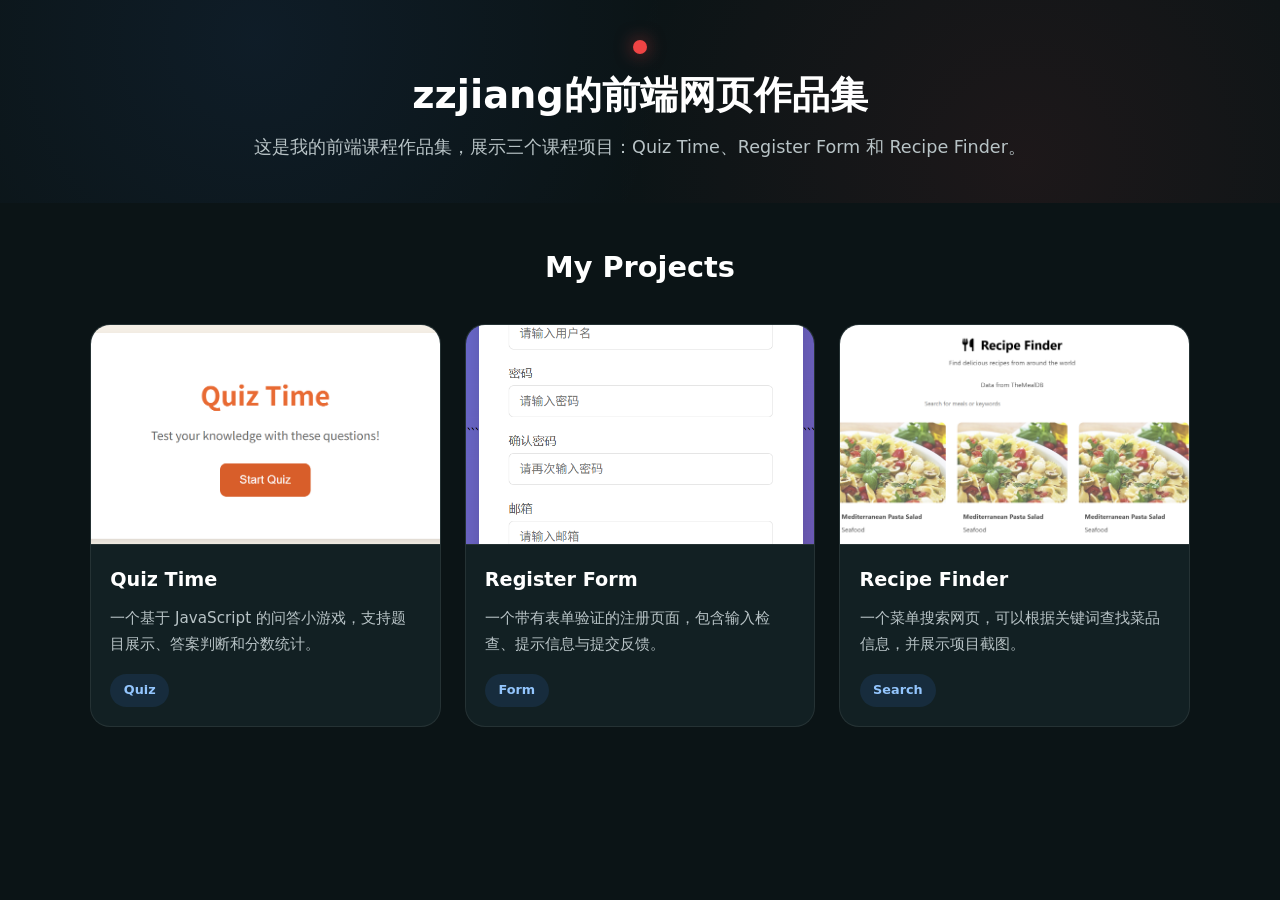
<file: index.html>
<!DOCTYPE html>
<html lang="zh-CN">
<head>
    <meta charset="UTF-8" />
    <meta name="viewport" content="width=device-width, initial-scale=1.0" />
    <title>zzjiang的前端网页作品集</title>
    <link rel="stylesheet" href="style.css" />
    <link
        rel="stylesheet"
        href="https://cdnjs.cloudflare.com/ajax/libs/font-awesome/6.7.2/css/all.min.css"
        integrity="sha512-Evv84Mr4kqVGRNSgIGL/F/aIDqQb7xQ2vcrdIwxfjThSH8CSR7PBEakCr51Ck+w+/U6swU2Im1vVX0SVk9ABhg=="
        crossorigin="anonymous"
        referrerpolicy="no-referrer"
    />
</head>
<body>
    <!-- 顶部Hero区 -->
    <section class="hero">
        <div class="hero-inner">
            <span class="hero-dot"></span>
            <h1>zzjiang的前端网页作品集</h1>
            <p class="hero-sub">
                这是我的前端课程作品集，展示三个课程项目：Quiz Time、Register Form 和 Recipe Finder。
            </p>
            <p class="hero-note"></p>
        </div>
    </section>

    <!-- 项目展示区，保留，删掉整个how‑it‑works部分 -->
    <section id="projects" class="projects">
        <div class="projects-inner">
            <h2>My Projects</h2>

            <div id="meals" class="projects-grid">
                <div class="project-card" data-url="https://quiz-game-suimu312.vercel.app/">
                    <img src="img/quiztime.png" alt="Quiz Time" />
                    <div class="project-info">
                        <h3>Quiz Time</h3>
                        <p>一个基于 JavaScript 的问答小游戏，支持题目展示、答案判断和分数统计。</p>
                        <span class="project-tag">Quiz</span>
                    </div>
                </div>

                <div class="project-card" data-url="https://register-web-rho.vercel.app/">
                    <img src="img/register.png" alt="Register Form" />
                    <div class="project-info">
                        <h3>Register Form</h3>
                        <p>一个带有表单验证的注册页面，包含输入检查、提示信息与提交反馈。</p>
                        <span class="project-tag">Form</span>
                    </div>
                </div>

                <div class="project-card" data-url="https://menu-searcher-green.vercel.app/">
                    <img src="img/recipe.png" alt="Recipe Finder" />
                    <div class="project-info">
                        <h3>Recipe Finder</h3>
                        <p>一个菜单搜索网页，可以根据关键词查找菜品信息，并展示项目截图。</p>
                        <span class="project-tag">Search</span>
                    </div>
                </div>
            </div>
        </div>
    </section>

    <script src="script.js"></script>
</body>
</html>
</file>
<file: style.css>
/* ========== 基础设置 ========== */
* {
    margin: 0;
    padding: 0;
    box-sizing: border-box;
    font-family: 'Segoe UI', system-ui, -apple-system, sans-serif;
}

:root {
    --bg-dark: #0b1416;
    --bg-card: #122023;
    --bg-card-hover: #162a2d;
    --text-white: #ffffff;
    --text-muted: #b8c3c6;
    --red-dot: #ef4444;
    --blue-dot: #3b82f6;
    --btn-red: #ef4444;
    --btn-red-hover: #dc2626;
    --btn-blue: #3b82f6;
    --btn-blue-hover: #2563eb;
    --border-color: rgba(255, 255, 255, 0.08);
}

html {
    scroll-behavior: smooth;
}

body {
    background-color: var(--bg-dark);
    color: var(--text-white);
    line-height: 1.7;
}

a {
    text-decoration: none;
    color: inherit;
}

/* ========== 顶部 Hero 区，间距调小 ========== */
.hero {
    min-height: auto;
    padding: 2.5rem 1.5rem;
    background:
        radial-gradient(circle at 20% 20%, rgba(59, 130, 246, 0.08), transparent 40%),
        radial-gradient(circle at 80% 80%, rgba(239, 68, 68, 0.08), transparent 40%),
        var(--bg-dark);
}

.hero-inner {
    max-width: 820px;
    width: 100%;
    margin:0 auto;
    text-align:center;
}

.hero-dot {
    display: block;
    width: 14px;
    height: 14px;
    background-color: var(--red-dot);
    border-radius: 50%;
    margin: 0 auto 1rem;
    box-shadow: 0 0 18px rgba(239, 68, 68, 0.6);
}

.hero h1 {
    font-size: clamp(1.8rem, 4vw, 2.4rem);
    font-weight: 700;
    line-height: 1.3;
    margin-bottom: 0.8rem;
    color: var(--text-white);
}

.hero-sub {
    font-size: 1.1rem;
    color: var(--text-muted);
    margin-bottom:0;
}

.hero-note {
    display:none;
}

/* ========== 项目展示区，间距缩小 ========== */
.projects {
    padding: 2.5rem 1.5rem;
}

.projects-inner {
    max-width: 1100px;
    margin: 0 auto;
}

.projects h2 {
    text-align: center;
    font-size: 1.8rem;
    margin-bottom: 2rem;
    color: var(--text-white);
}

.projects-grid {
    display: grid;
    grid-template-columns: repeat(auto-fit, minmax(280px, 1fr));
    gap: 1.5rem;
}

.project-card {
    background-color: var(--bg-card);
    border: 1px solid var(--border-color);
    border-radius: 20px;
    overflow: hidden;
    cursor: pointer;
    transition: all 0.3s ease;
    display: flex;
    flex-direction: column;
}

.project-card:hover {
    background-color: var(--bg-card-hover);
    transform: translateY(-8px);
    border-color: rgba(239, 68, 68, 0.25);
    box-shadow: 0 20px 40px rgba(0, 0, 0, 0.35);
}

.project-card img {
    width: 100%;
    height: 220px;
    object-fit: cover;
    border-bottom: 1px solid var(--border-color);
}

.project-info {
    padding:1.2rem;
    flex: 1;
    display: flex;
    flex-direction: column;
}

.project-info h3 {
    font-size: 1.2rem;
    margin-bottom: 0.6rem;
    color: var(--text-white);
}

.project-info p {
    font-size: 0.95rem;
    color: var(--text-muted);
    margin-bottom: 1rem;
    flex: 1;
}

.project-tag {
    align-self: flex-start;
    padding: 0.35rem 0.85rem;
    background-color: rgba(59, 130, 246, 0.12);
    color: #93c5fd;
    border-radius: 999px;
    font-size: 0.8rem;
    font-weight: 600;
}

/* ========== 响应式 ========== */
@media (max-width: 768px) {
    .hero h1 {
        font-size: 1.6rem;
    }
    .projects-grid {
        grid-template-columns: 1fr;
    }
}
</file>
